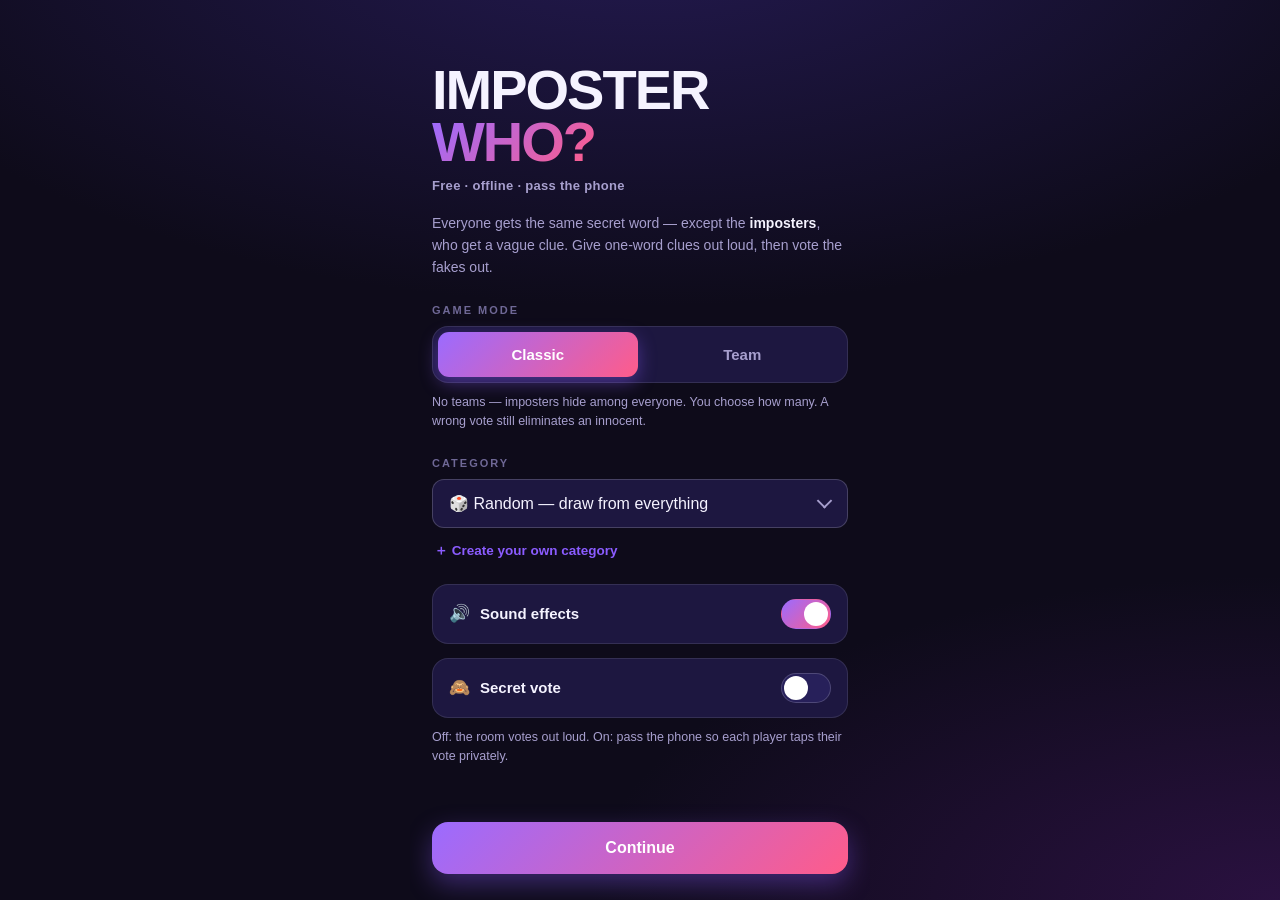
<file: index.html>
<!DOCTYPE html>
<html lang="en">
<head>
<meta charset="UTF-8">
<meta name="viewport" content="width=device-width, initial-scale=1, viewport-fit=cover, maximum-scale=1, user-scalable=no">
<meta name="theme-color" content="#0e0b1a">
<meta name="description" content="Free, offline party game. Everyone gets the same secret word — except the imposters. Pass the phone, give clues, vote them out.">
<meta name="apple-mobile-web-app-capable" content="yes">
<meta name="apple-mobile-web-app-status-bar-style" content="black-translucent">
<meta name="apple-mobile-web-app-title" content="Imposter">
<link rel="apple-touch-icon" href="icons/icon-192.png">
<link rel="icon" type="image/svg+xml" href="icons/icon.svg">
<link rel="manifest" href="manifest.json">
<title>Imposter Who?</title>
<link rel="stylesheet" href="css/styles.css">
</head>
<body>
<div class="app" id="app">

  <!-- Top bar: quit button only appears mid-game -->
  <header class="topbar" id="topbar">
    <button class="iconbtn quitbtn" id="quitBtn" type="button" aria-label="Quit to home" hidden>✕</button>
    <div class="topbar-meta" id="topbarMeta" aria-live="polite"></div>
  </header>

  <main class="stage" id="stage">

    <!-- 1. HOME -->
    <section class="screen is-active" id="s-home" aria-label="Home">
      <div class="screen-scroll">
        <div class="brand">
          <h1 class="logo">IMPOSTER<span class="logo-mark">WHO?</span></h1>
          <p class="tagline">Free · offline · pass the phone</p>
        </div>

        <p class="pitch">Everyone gets the same secret word — except the <b>imposters</b>, who get a vague clue. Give one-word clues out loud, then vote the fakes out.</p>

        <div class="label" id="modeLabel">Game mode</div>
        <div class="seg" id="modeSeg" role="tablist" aria-labelledby="modeLabel">
          <button type="button" role="tab" data-mode="classic" class="is-on" aria-selected="true">Classic</button>
          <button type="button" role="tab" data-mode="team" aria-selected="false">Team</button>
        </div>
        <p class="hint" id="modeHint"></p>

        <div class="label">Category</div>
        <div class="select-wrap">
          <select class="field select" id="categorySel" aria-label="Category">
            <option value="random">🎲 Random — draw from everything</option>
          </select>
        </div>
        <button class="linkbtn" id="newCatBtn" type="button">＋ Create your own category</button>

        <button class="switchbar" id="soundBar" type="button" role="switch" aria-checked="true">
          <span class="switchbar-label"><span class="switchbar-icon" id="soundIcon">🔊</span> Sound effects</span>
          <span class="toggle is-on" id="soundToggle" aria-hidden="true"></span>
        </button>

        <button class="switchbar" id="secretBar" type="button" role="switch" aria-checked="false">
          <span class="switchbar-label"><span class="switchbar-icon">🙈</span> Secret vote</span>
          <span class="toggle" id="secretToggle" aria-hidden="true"></span>
        </button>
        <p class="hint" id="secretHint">Off: the room votes out loud. On: pass the phone so each player taps their vote privately.</p>

        <div class="spacer"></div>
        <button class="btn btn-primary" id="homeContinue" type="button">Continue</button>
      </div>
    </section>

    <!-- 2. SETUP -->
    <section class="screen" id="s-setup" aria-label="Setup">
      <div class="screen-scroll">
        <button class="backlink" id="setupBack" type="button">← Back</button>
        <h2 class="screen-title">Who's playing?</h2>

        <form class="addrow" id="addForm" autocomplete="off">
          <input class="field" id="nameInput" placeholder="Add a player" maxlength="20"
                 inputmode="text" enterkeyhint="done" aria-label="Player name">
          <button class="btn btn-add" id="addBtn" type="submit" aria-label="Add player">+</button>
        </form>
        <p class="namecount" id="nameCount" aria-live="polite"></p>
        <div class="namegrid" id="nameList"></div>
        <p class="empty" id="nameEmpty">No players yet — add a few names to begin.</p>

        <button class="switchbar switchbar-sm" id="rememberBar" type="button" role="switch" aria-checked="false">
          <span class="switchbar-label">Remember these names</span>
          <span class="toggle" id="rememberToggle" aria-hidden="true"></span>
        </button>

        <!-- Classic config -->
        <div id="classicSetup" hidden>
          <div class="label">Number of imposters</div>
          <div class="stepper" id="impStepper">
            <button type="button" class="stepbtn" data-step="-1" aria-label="Fewer imposters">−</button>
            <div class="stepper-val"><span id="impCount">1</span></div>
            <button type="button" class="stepbtn" data-step="1" aria-label="More imposters">+</button>
          </div>
          <p class="hint" id="impHelp"></p>
        </div>

        <!-- Team config -->
        <div id="teamSetup" hidden>
          <div class="label">Number of teams</div>
          <div class="stepper" id="teamStepper">
            <button type="button" class="stepbtn" data-step="-1" aria-label="Fewer teams">−</button>
            <div class="stepper-val"><span id="teamCount">3</span></div>
            <button type="button" class="stepbtn" data-step="1" aria-label="More teams">+</button>
          </div>
          <p class="hint" id="teamHelp"></p>
        </div>

        <div class="warn" id="setupWarn" hidden></div>

        <div class="spacer"></div>
        <button class="btn btn-primary" id="startBtn" type="button">Start game</button>
      </div>
    </section>

    <!-- 3. CARD DEAL (pass the phone, hold to reveal) -->
    <section class="screen" id="s-deal" aria-label="Card deal">
      <div class="screen-scroll">
        <p class="passto">Pass the phone to <b id="dealName">—</b></p>
        <div class="dealcard" id="dealCard" role="button" tabindex="0"
             aria-label="Press and hold to reveal your word">
          <div class="dealcard-front" id="dealFront">
            <div class="deal-who" id="dealWho">—</div>
            <div class="deal-press">👆 press &amp; hold to reveal</div>
          </div>
          <div class="dealcard-back" id="dealBack" hidden>
            <div class="reveal-team" id="revealTeam"></div>
            <div class="reveal-role" id="revealRole"></div>
            <div class="reveal-word" id="revealWord"></div>
            <div class="deal-press">release to hide</div>
          </div>
        </div>
        <p class="roundinfo" id="dealRound"></p>
        <div class="spacer"></div>
        <button class="btn btn-primary" id="dealNext" type="button">Next player →</button>
      </div>
    </section>

    <!-- 4. VOTE -->
    <section class="screen" id="s-vote" aria-label="Vote">
      <div class="screen-scroll">
        <div class="label" id="voteRound">Round 1</div>
        <h2 class="screen-title">Vote someone out</h2>
        <p class="hint">Give one-word clues out loud, debate, then tap whoever the room agrees on. Ties → rock-paper-scissors in real life.</p>
        <div class="votelist" id="voteList"></div>
      </div>
    </section>

    <!-- 4b. SECRET VOTE (pass-the-phone private ballot) -->
    <section class="screen" id="s-secretvote" aria-label="Secret vote">
      <div class="screen-scroll">
        <div class="label" id="secretRound">Round 1</div>
        <p class="passto">Pass the phone to <b id="ballotName">—</b></p>
        <p class="ballot-progress" id="ballotProgress"></p>
        <h2 class="screen-title">Tap your vote</h2>
        <p class="hint">Keep it secret — tap who you want out, then pass the phone on. No one sees your choice.</p>
        <div class="votelist" id="ballotList"></div>
      </div>
    </section>

    <!-- 4c. WHO STARTS (after everyone has seen the word) -->
    <section class="screen" id="s-starter" aria-label="Who starts">
      <div class="screen-scroll screen-center">
        <div class="starter-stage">
          <div class="label" id="starterRound">Round 1</div>
          <div class="starter-kicker">Everyone's seen their word</div>
          <div class="starter-lead">First to give a clue</div>
          <div class="starter-name" id="starterName">—</div>
          <p class="hint starter-hint">Say one clue word out loud, then carry on around the room. When you've all had a turn, move to the vote.</p>
          <button class="btn btn-primary starter-go" id="starterGo" type="button">Start the round</button>
        </div>
      </div>
    </section>

    <!-- 5. REVEAL (drumroll → verdict) -->
    <section class="screen" id="s-reveal" aria-label="Reveal">
      <div class="screen-scroll screen-center">
        <div class="reveal-stage">
          <div class="drum" id="drumPhase">Drumroll<span class="dots"><span>.</span><span>.</span><span>.</span></span></div>
          <div id="verdictPhase" hidden>
            <div class="verdict" id="verdictText"></div>
            <button class="btn btn-primary verdict-btn" id="verdictBtn" type="button">Continue</button>
          </div>
        </div>
      </div>
    </section>

    <!-- 6. WINNER (result + full reveal + play again) -->
    <section class="screen" id="s-winner" aria-label="Winner">
      <div class="screen-scroll">
        <div class="winner-head">
          <div class="trophy">🏆</div>
          <div class="winteam" id="winTeam">—</div>
          <div class="winsub" id="winSub"></div>
        </div>
        <div class="label">The full reveal</div>
        <div id="revealAll"></div>
        <div class="spacer"></div>
        <button class="btn btn-primary" id="againSame" type="button">Play again — same names</button>
        <button class="btn btn-ghost" id="againNew" type="button">Enter new names</button>
      </div>
    </section>

  </main>

  <!-- Vote confirm modal -->
  <div class="modal" id="voteModal" role="dialog" aria-modal="true" aria-labelledby="voteModalTitle" hidden>
    <div class="sheet">
      <h3 id="voteModalTitle">Vote out?</h3>
      <p>Make sure the room agrees — this can't be undone.</p>
      <button class="btn btn-danger" id="voteConfirm" type="button">Yes, vote out</button>
      <button class="btn btn-ghost" id="voteCancel" type="button">Cancel</button>
    </div>
  </div>

  <!-- Tie-break modal (secret vote) -->
  <div class="modal" id="tieModal" role="dialog" aria-modal="true" aria-labelledby="tieModalTitle" hidden>
    <div class="sheet">
      <h3 id="tieModalTitle">It's a tie!</h3>
      <p id="tieText">Settle it with rock-paper-scissors in real life, then tap the agreed name.</p>
      <div class="votelist" id="tieList"></div>
      <button class="btn btn-ghost" id="tieCancel" type="button">Re-vote instead</button>
    </div>
  </div>

  <!-- Create custom category modal -->
  <div class="modal" id="customModal" role="dialog" aria-modal="true" aria-labelledby="customModalTitle" hidden>
    <div class="sheet sheet-lg sheet-left">
      <h3 id="customModalTitle">Create a category</h3>
      <p>One word per line. Clues are optional — type <b>word: clue1, clue2</b> to set your own, or just a word and we'll make a vague clue for you.</p>
      <input class="field" id="customName" placeholder="Category name" maxlength="28" aria-label="Category name">
      <textarea class="field customwords" id="customWords" rows="7" aria-label="Words"
        placeholder="apple&#10;banana: yellow, fruit&#10;mango&#10;grape"></textarea>
      <div class="warn" id="customWarn" hidden></div>
      <button class="btn btn-primary" id="customSave" type="button">Save category</button>
      <button class="btn btn-ghost" id="customCancel" type="button">Cancel</button>
      <div id="customManage"></div>
    </div>
  </div>

  <!-- Quit confirm modal -->
  <div class="modal" id="quitModal" role="dialog" aria-modal="true" aria-labelledby="quitModalTitle" hidden>
    <div class="sheet">
      <h3 id="quitModalTitle">Quit to home?</h3>
      <p>This game will end and can't be recovered.</p>
      <button class="btn btn-danger" id="quitConfirm" type="button">Yes, quit</button>
      <button class="btn btn-ghost" id="quitCancel" type="button">Keep playing</button>
    </div>
  </div>

</div>

<script src="js/data.js"></script>
<script src="js/sound.js"></script>
<script src="js/app.js"></script>
<script src="js/game.js"></script>
<script>
  if ('serviceWorker' in navigator) {
    window.addEventListener('load', () => {
      navigator.serviceWorker.register('sw.js').catch(() => {});
    });
  }
</script>
</body>
</html>
</file>
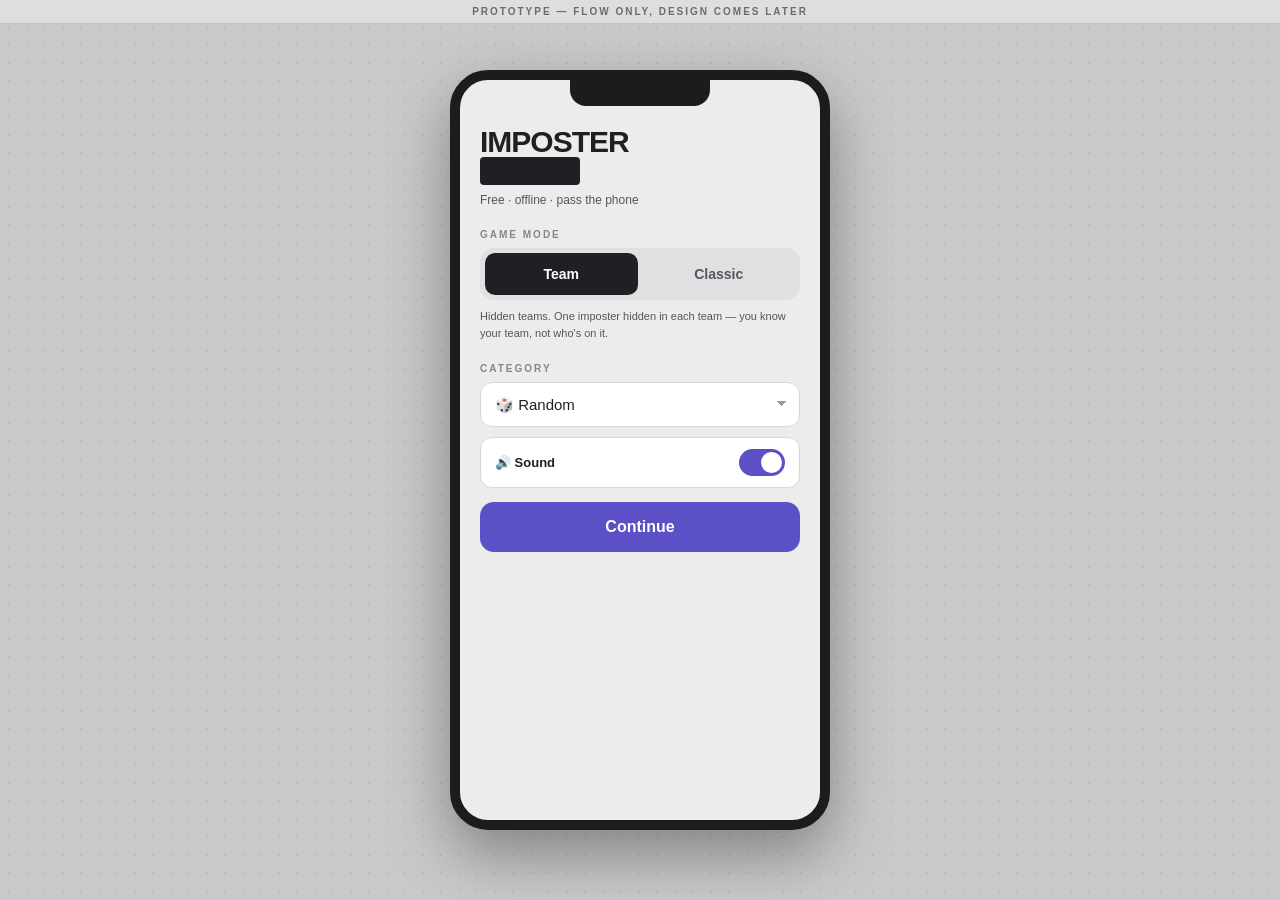
<file: Imposter_Mockup.html>
<!DOCTYPE html>
<html lang="en">
<head>
<meta charset="UTF-8">
<meta name="viewport" content="width=device-width, initial-scale=1, maximum-scale=1, user-scalable=no">
<title>Imposter — Flow Prototype</title>
<style>
  :root{
    --ink:#202024; --ink2:#55555c; --line:#d7d7dc; --bg:#ececed;
    --card:#ffffff; --accent:#5b50c6; --accent-soft:#ece9fb;
    --ok:#1f7a4d; --bad:#b23b3b; --warn:#9a6b00;
  }
  *{margin:0;padding:0;box-sizing:border-box;-webkit-tap-highlight-color:transparent}
  body{
    font-family:-apple-system,"Segoe UI",Roboto,Helvetica,Arial,sans-serif;
    background:#c9c9cc; color:var(--ink); min-height:100vh;
    display:flex; align-items:center; justify-content:center; padding:18px;
    background-image:radial-gradient(#bcbcbf 1px,transparent 1px); background-size:18px 18px;
  }
  .protobar{
    position:fixed; top:0; left:0; right:0; text-align:center; font-size:10px;
    letter-spacing:2px; text-transform:uppercase; color:#6a6a70; padding:6px;
    background:#dededf; border-bottom:1px solid #c4c4c8; z-index:50; font-weight:700;
  }
  .phone{
    width:380px; max-width:100%; height:760px; background:var(--bg);
    border:10px solid #1c1c1f; border-radius:38px; overflow:hidden; position:relative;
    box-shadow:0 24px 60px rgba(0,0,0,.35); display:flex; flex-direction:column;
  }
  .notch{height:26px;background:#1c1c1f;border-radius:0 0 16px 16px;width:140px;margin:0 auto;flex:none}
  .screen{flex:1;overflow-y:auto;padding:22px 20px 26px;display:none}
  .screen.active{display:block;animation:fade .25s ease}
  @keyframes fade{from{opacity:0;transform:translateY(6px)}to{opacity:1;transform:none}}
  h1.logo{font-size:30px;font-weight:900;letter-spacing:-1px;line-height:.95}
  h1.logo span{display:block;background:var(--ink);color:var(--ink);border-radius:4px;width:max-content;padding:0 6px}
  .tagline{color:var(--ink2);font-size:12px;margin-top:8px}
  .label{font-size:10px;letter-spacing:2px;text-transform:uppercase;color:#86868c;font-weight:800;margin:22px 0 8px}
  .seg{display:flex;background:#e0e0e2;border-radius:14px;padding:5px;gap:5px}
  .seg button{flex:1;border:0;background:transparent;padding:13px;border-radius:10px;font-weight:700;font-size:14px;color:var(--ink2)}
  .seg button.on{background:var(--ink);color:#fff}
  .hint{font-size:11px;color:var(--ink2);line-height:1.5;margin-top:8px}
  .field{width:100%;border:1px solid var(--line);background:#fff;border-radius:12px;padding:13px 14px;font-size:15px;color:var(--ink)}
  select.field{appearance:none;background-image:linear-gradient(45deg,transparent 50%,#999 50%),linear-gradient(135deg,#999 50%,transparent 50%);background-position:calc(100% - 18px) 18px,calc(100% - 13px) 18px;background-size:5px 5px;background-repeat:no-repeat}
  .btn{display:block;width:100%;border:0;border-radius:14px;padding:16px;font-size:16px;font-weight:800;background:var(--accent);color:#fff;margin-top:14px}
  .btn:active{transform:scale(.99)}
  .btn.ghost{background:#e0e0e2;color:var(--ink)}
  .btn.dark{background:var(--ink)}
  .btn[disabled]{opacity:.4}
  .row{display:flex;gap:8px;align-items:center;margin-top:8px}
  .namechip{flex:1;display:flex;align-items:center;justify-content:space-between;background:#fff;border:1px solid var(--line);border-radius:10px;padding:11px 12px;font-weight:600;font-size:14px}
  .namechip button{border:0;background:transparent;color:var(--bad);font-size:18px;font-weight:700;padding:0 4px}
  .grid{display:flex;flex-wrap:wrap;gap:7px;margin-top:6px}
  .grid .namechip{flex:0 0 calc(50% - 4px)}
  .mutebar{display:flex;align-items:center;justify-content:space-between;border:1px solid var(--line);background:#fff;border-radius:12px;padding:11px 14px;margin-top:10px;font-size:13px;font-weight:600}
  .toggle{width:46px;height:27px;border-radius:20px;background:#cfcfd4;position:relative;transition:.2s;flex:none}
  .toggle.on{background:var(--accent)}
  .toggle::after{content:"";position:absolute;width:21px;height:21px;border-radius:50%;background:#fff;top:3px;left:3px;transition:.2s}
  .toggle.on::after{left:22px}
  .warn{background:#fff7e6;border:1px solid #f0dca8;color:var(--warn);font-size:12px;border-radius:10px;padding:10px 12px;margin-top:10px;font-weight:600;display:none}
  /* deal */
  .passto{text-align:center;color:var(--ink2);font-size:13px;margin-top:6px}
  .passto b{color:var(--ink);font-size:17px;display:block;margin-top:4px}
  .roundinfo{text-align:center;font-size:11px;color:#86868c;letter-spacing:1px;text-transform:uppercase;font-weight:700;margin-top:14px}
  .dealcard{margin-top:18px;height:300px;border-radius:22px;background:var(--ink);color:#fff;display:flex;flex-direction:column;align-items:center;justify-content:center;text-align:center;user-select:none;position:relative;padding:20px}
  .dealcard .who{font-size:30px;font-weight:900}
  .dealcard .press{font-size:12px;color:#b9b9c4;margin-top:14px;letter-spacing:.5px}
  .dealcard.revealed{background:var(--accent)}
  .reveal-team{font-size:12px;letter-spacing:2px;text-transform:uppercase;opacity:.85;font-weight:700}
  .reveal-role{font-size:13px;margin-top:14px;opacity:.85}
  .reveal-word{font-size:34px;font-weight:900;margin-top:4px}
  .hidden{display:none}
  /* vote */
  .votelist{display:flex;flex-direction:column;gap:8px;margin-top:6px}
  .voteitem{display:flex;align-items:center;justify-content:space-between;border:1px solid var(--line);background:#fff;border-radius:12px;padding:14px;font-weight:700;font-size:15px}
  .voteitem:active{background:var(--accent-soft);border-color:var(--accent)}
  .voteitem.dead{opacity:.4;text-decoration:line-through}
  /* modal */
  .modal{position:absolute;inset:0;background:rgba(20,20,24,.55);display:none;align-items:center;justify-content:center;padding:26px;z-index:30}
  .modal.show{display:flex}
  .sheet{background:#fff;border-radius:18px;padding:22px;width:100%;text-align:center}
  .sheet h3{font-size:18px;margin-bottom:6px}
  .sheet p{font-size:13px;color:var(--ink2);margin-bottom:16px}
  /* drumroll / verdict */
  .center{height:100%;display:flex;flex-direction:column;align-items:center;justify-content:center;text-align:center}
  .drum{font-size:15px;letter-spacing:3px;text-transform:uppercase;color:var(--ink2);font-weight:800}
  .dots span{display:inline-block;animation:b 1s infinite}
  .dots span:nth-child(2){animation-delay:.2s}.dots span:nth-child(3){animation-delay:.4s}
  @keyframes b{0%,100%{opacity:.2}50%{opacity:1}}
  .verdict{font-size:24px;font-weight:900;line-height:1.2;padding:0 10px}
  .verdict.bad{color:var(--bad)}.verdict.ok{color:var(--ok)}
  .verdict-sub{font-size:13px;color:var(--ink2);margin-top:10px}
  /* winner */
  .trophy{font-size:46px}
  .winteam{font-size:30px;font-weight:900;margin:6px 0 2px}
  .teamblock{border:1px solid var(--line);background:#fff;border-radius:12px;padding:12px 14px;margin-top:10px;text-align:left}
  .teamblock h4{font-size:12px;letter-spacing:1px;text-transform:uppercase;color:#86868c;margin-bottom:6px}
  .teamblock .m{font-size:14px;padding:3px 0;display:flex;justify-content:space-between}
  .imp{color:var(--bad);font-weight:800;font-size:11px}
  /* quit */
  .quitbtn{position:absolute;top:36px;left:16px;z-index:25;width:34px;height:34px;border-radius:50%;border:1px solid var(--line);background:#fff;color:var(--ink2);font-size:18px;font-weight:700;display:none;align-items:center;justify-content:center;line-height:1}
  .quitbtn.show{display:flex}
</style>
</head>
<body>
<div class="protobar">Prototype — flow only, design comes later</div>
<div class="phone">
  <div class="notch"></div>
  <button class="quitbtn" id="quitBtn" onclick="askQuit()" title="Quit to home">×</button>

  <!-- 1. HOME -->
  <div class="screen active" id="s-home">
    <h1 class="logo">IMPOSTER<span>WHO?</span></h1>
    <p class="tagline">Free · offline · pass the phone</p>

    <div class="label">Game mode</div>
    <div class="seg" id="modeSeg">
      <button data-mode="team" class="on">Team</button>
      <button data-mode="classic">Classic</button>
    </div>
    <p class="hint" id="modeHint">Hidden teams. One imposter hidden in each team — you know your team, not who's on it.</p>

    <div class="label">Category</div>
    <select class="field" id="categorySel">
      <option value="random">🎲 Random</option>
    </select>

    <div class="mutebar">
      <span>🔊 Sound</span>
      <div class="toggle on" id="muteToggle"></div>
    </div>

    <button class="btn" onclick="goSetup()">Continue</button>
  </div>

  <!-- 2. SETUP -->
  <div class="screen" id="s-setup">
    <div class="label">Players</div>
    <div class="row">
      <input class="field" id="nameInput" placeholder="Add a name" onkeydown="if(event.key==='Enter')addName()">
      <button class="btn" style="width:auto;margin:0;padding:14px 18px" onclick="addName()">+</button>
    </div>
    <div class="grid" id="nameList"></div>

    <div id="teamSetup">
      <div class="label">Number of teams</div>
      <input class="field" id="teamCount" type="number" min="2" value="3" inputmode="numeric" oninput="validateTeams()">
      <div class="warn" id="teamWarn"></div>
    </div>

    <div id="classicSetup">
      <div class="label">Number of imposters</div>
      <input class="field" id="impCount" type="number" min="1" value="1" inputmode="numeric" oninput="validateTeams()">
      <div class="warn" id="impWarn"></div>
    </div>

    <button class="btn" id="startBtn" onclick="startGame()">Start game</button>
    <button class="btn ghost" onclick="show('s-home')">Back</button>
  </div>

  <!-- 3. DEAL -->
  <div class="screen" id="s-deal">
    <p class="passto">Pass the phone to<b id="dealName">—</b></p>
    <div class="dealcard" id="dealCard">
      <div id="dealFront">
        <div class="who" id="dealWho">—</div>
        <div class="press">press &amp; hold to reveal</div>
      </div>
      <div id="dealBack" class="hidden">
        <div class="reveal-team" id="revealTeam"></div>
        <div class="reveal-role" id="revealRole"></div>
        <div class="reveal-word" id="revealWord"></div>
      </div>
    </div>
    <p class="roundinfo" id="dealRound"></p>
    <button class="btn" id="dealNext" onclick="dealNext()">Next player →</button>
  </div>

  <!-- 4. VOTE -->
  <div class="screen" id="s-vote">
    <div class="label" id="voteRound">Round 1</div>
    <p class="hint">Give clues out loud, debate, then tap whoever the room votes out. (Ties → rock-paper-scissors in real life.)</p>
    <div class="votelist" id="voteList"></div>
  </div>

  <!-- 5. REVEAL -->
  <div class="screen" id="s-reveal">
    <div class="center">
      <div id="drumPhase">
        <div class="drum">Drumroll<span class="dots"><span>.</span><span>.</span><span>.</span></span></div>
      </div>
      <div id="verdictPhase" class="hidden">
        <div class="verdict" id="verdictText"></div>
        <div class="verdict-sub" id="verdictSub"></div>
        <button class="btn" id="verdictBtn" style="margin-top:26px;width:200px" onclick="afterVerdict()">Continue</button>
      </div>
    </div>
  </div>

  <!-- 6. WINNER -->
  <div class="screen" id="s-winner">
    <div class="center" style="height:auto;margin-top:10px">
      <div class="trophy">🏆</div>
      <div class="winteam" id="winTeam">—</div>
      <div class="verdict-sub" id="winSub"></div>
    </div>
    <div class="label">The full reveal</div>
    <div id="revealAll"></div>
    <button class="btn" onclick="playAgainSame()">Play again — same names</button>
    <button class="btn ghost" onclick="playAgainNew()">New names</button>
  </div>

  <!-- confirm modal -->
  <div class="modal" id="confirmModal">
    <div class="sheet">
      <h3 id="confirmName">Vote out?</h3>
      <p>Make sure the room agrees — this can't be undone.</p>
      <button class="btn dark" onclick="confirmVote()">Yes, vote out</button>
      <button class="btn ghost" onclick="closeModal()">Cancel</button>
    </div>
  <!-- quit modal -->
  <div class="modal" id="quitModal">
    <div class="sheet">
      <h3>Quit to home?</h3>
      <p>This game will end and can't be recovered.</p>
      <button class="btn dark" onclick="doQuit()">Yes, quit</button>
      <button class="btn ghost" onclick="$('quitModal').classList.remove('show')">Keep playing</button>
    </div>
  </div>
</div>

<script>
/* ---------- tiny word bank (mockup-sized) ---------- */
const BANK = {
  "Everyday Objects":[
    {w:"Window",c:["view","glass","frame","light"]},
    {w:"Umbrella",c:["rain","cover","fold","shade"]},
    {w:"Mirror",c:["reflection","glass","face","shine"]},
    {w:"Ladder",c:["climb","steps","height","reach"]},
  ],
  "Food & Drinks":[
    {w:"Pizza",c:["slice","cheese","round","oven"]},
    {w:"Coffee",c:["morning","bitter","cup","awake"]},
    {w:"Banana",c:["yellow","peel","curve","soft"]},
    {w:"Ice cream",c:["cold","scoop","melt","sweet"]},
  ],
  "Animals":[
    {w:"Elephant",c:["trunk","grey","huge","memory"]},
    {w:"Penguin",c:["cold","waddle","suit","ice"]},
    {w:"Shark",c:["teeth","ocean","fin","fear"]},
    {w:"Owl",c:["night","wise","silent","eyes"]},
  ],
  "Places":[
    {w:"Beach",c:["sand","waves","sun","towel"]},
    {w:"Airport",c:["travel","wait","gate","luggage"]},
    {w:"Hospital",c:["white","quiet","care","beds"]},
    {w:"Library",c:["quiet","books","study","shh"]},
  ],
  "Singing Artists":[
    {w:"Beyoncé",c:["pop","stage","icon","powerful"]},
    {w:"Drake",c:["rap","Toronto","charts","mood"]},
    {w:"Rihanna",c:["pop","island","brand","voice"]},
    {w:"Burna Boy",c:["afrobeats","Nigeria","energy","grammy"]},
    {w:"Taylor Swift",c:["pop","stories","fans","eras"]},
    {w:"The Weeknd",c:["night","falsetto","moody","hits"]},
    {w:"Tyla",c:["amapiano","viral","dance","SouthAfrica"]},
    {w:"Ed Sheeran",c:["acoustic","ginger","loop","ballads"]},
  ],
  "Movies":[
    {w:"Titanic",c:["ship","romance","ocean","tragedy"]},
    {w:"Avatar",c:["blue","aliens","jungle","3D"]},
    {w:"Inception",c:["dreams","layers","mind","spinning"]},
    {w:"Avengers",c:["heroes","team","battle","marvel"]},
    {w:"Jurassic Park",c:["dinosaurs","island","science","chaos"]},
    {w:"Black Panther",c:["wakanda","king","vibranium","hero"]},
    {w:"Joker",c:["clown","dark","laugh","chaos"]},
    {w:"Spider-Man",c:["web","spider","hero","city"]},
  ],
  "Anime Shows":[
    {w:"Naruto",c:["ninja","village","orange","fox"]},
    {w:"One Piece",c:["pirate","ocean","hat","treasure"]},
    {w:"Attack on Titan",c:["titans","walls","war","freedom"]},
    {w:"Dragon Ball",c:["fighters","energy","saiyan","power"]},
    {w:"Demon Slayer",c:["demons","sword","breathing","night"]},
    {w:"Death Note",c:["notebook","detective","rules","fate"]},
    {w:"My Hero Academia",c:["heroes","quirks","school","power"]},
    {w:"Pokémon",c:["creatures","trainer","battles","catch"]},
  ],
  "Cartoons":[
    {w:"SpongeBob",c:["sea","sponge","yellow","fun"]},
    {w:"Tom and Jerry",c:["cat","mouse","chase","silent"]},
    {w:"The Simpsons",c:["yellow","family","town","satire"]},
    {w:"The Lion King",c:["savanna","cub","kingdom","circle"]},
    {w:"The Last Airbender",c:["elements","bending","balance","journey"]},
    {w:"Rick and Morty",c:["portal","science","space","grandpa"]},
    {w:"Ben 10",c:["watch","aliens","transform","hero"]},
    {w:"Powerpuff Girls",c:["sugar","spice","heroines","city"]},
  ],
};
const CATS = Object.keys(BANK);

/* ---------- state ---------- */
let S = {
  mode:"team", category:"random", muted:false,
  names:["Tediso","Andzi","Kamo","Andiswa","Kwezi","Mk","Lindani","Sipho","Nadia","Thabo","Zanele","Riaan"],
  teams:[], playerTeam:{}, imposters:new Set(), clue:{}, word:"",
  alive:new Set(), caught:new Set(), round:1, sinceWord:0, dealQ:[], dealAlive:[],
  pending:null
};

/* ---------- helpers ---------- */
const $=id=>document.getElementById(id);
function show(id){document.querySelectorAll(".screen").forEach(s=>s.classList.remove("active"));$(id).classList.add("active");$(id).scrollTop=0;
  const inGame=["s-deal","s-vote","s-reveal"].includes(id);
  $("quitBtn").classList.toggle("show",inGame);
}
function askQuit(){$("quitModal").classList.add("show");}
function doQuit(){$("quitModal").classList.remove("show");$("confirmModal").classList.remove("show");show("s-home");}
function shuffle(a){a=a.slice();for(let i=a.length-1;i>0;i--){const j=Math.floor(Math.random()*(i+1));[a[i],a[j]]=[a[j],a[i]];}return a;}

/* ---------- sound (Web Audio, synth) ---------- */
let AC;
function ac(){if(!AC)AC=new(window.AudioContext||window.webkitAudioContext)();return AC;}
function tone(f,t,dur,type="sine",vol=.2){if(S.muted)return;const c=ac();const o=c.createOscillator(),g=c.createGain();o.type=type;o.frequency.value=f;o.connect(g);g.connect(c.destination);g.gain.setValueAtTime(vol,c.currentTime+t);g.gain.exponentialRampToValueAtTime(.001,c.currentTime+t+dur);o.start(c.currentTime+t);o.stop(c.currentTime+t+dur);}
function sndDrum(){if(S.muted)return;for(let i=0;i<14;i++)tone(90,i*0.09,0.08,"square",.12);}
function sndCaught(){tone(330,0,.12,"sawtooth",.25);tone(247,.13,.4,"sawtooth",.25);}
function sndInnocent(){tone(300,0,.2,"sine",.2);tone(180,.18,.45,"sine",.2);}
function sndWin(){[523,659,784,1047].forEach((f,i)=>tone(f,i*.12,.3,"triangle",.22));}

/* ---------- home ---------- */
$("modeSeg").addEventListener("click",e=>{
  const b=e.target.closest("button");if(!b)return;
  S.mode=b.dataset.mode;
  document.querySelectorAll("#modeSeg button").forEach(x=>x.classList.toggle("on",x===b));
  $("modeHint").textContent = S.mode==="team"
    ? "Hidden teams. One imposter hidden in each team — you know your team, not who's on it."
    : "Classic. No teams — one imposter hides among everyone. A wrong vote still eliminates an innocent.";
});
$("muteToggle").addEventListener("click",()=>{S.muted=!S.muted;$("muteToggle").classList.toggle("on",!S.muted);});
(function fillCats(){CATS.forEach(c=>{const o=document.createElement("option");o.value=c;o.textContent=c;$("categorySel").appendChild(o);});})();

function goSetup(){S.category=$("categorySel").value;renderNames();$("teamSetup").style.display=S.mode==="team"?"block":"none";$("classicSetup").style.display=S.mode==="classic"?"block":"none";validateTeams();show("s-setup");}

/* ---------- setup ---------- */
function renderNames(){
  const l=$("nameList");l.innerHTML="";
  S.names.forEach((n,i)=>{
    const d=document.createElement("div");d.className="namechip";
    d.innerHTML=`<span>${n}</span><button onclick="delName(${i})">×</button>`;
    l.appendChild(d);
  });
}
function addName(){const v=$("nameInput").value.trim();if(!v)return;S.names.push(v);$("nameInput").value="";renderNames();validateTeams();}
function delName(i){S.names.splice(i,1);renderNames();validateTeams();}
function validateTeams(){
  const warn=$("teamWarn");const start=$("startBtn");
  if(S.mode==="classic"){
    warn.style.display="none";
    const iw=$("impWarn");const n=S.names.length;
    const maxImp=Math.max(1,Math.floor((n-1)/2)); // innocents always outnumber imposters
    let m="";
    if(n<3) m="Add at least 3 players.";
    else{
      const imp=parseInt($("impCount").value||"0");
      if(imp<1) m="At least 1 imposter.";
      else if(imp>maxImp) m=`Too many. With ${n} players, max ${maxImp} imposter${maxImp>1?'s':''}.`;
    }
    iw.style.display=m?"block":"none";iw.textContent=m;start.disabled=!!m;return;
  }
  $("impWarn") && ($("impWarn").style.display="none");
  const t=parseInt($("teamCount").value||"0");
  let msg="";
  if(S.names.length<6) msg="Add at least 6 players for team mode.";
  else if(t<2) msg="You need at least 2 teams.";
  else if(Math.floor(S.names.length/t)<3) msg=`${S.names.length} players into ${t} teams would put fewer than 3 in a team. Use fewer teams.`;
  warn.style.display=msg?"block":"none";warn.textContent=msg;start.disabled=!!msg;
}

/* ---------- start / assign ---------- */
function pickWord(){
  let cat=S.category==="random"?CATS[Math.floor(Math.random()*CATS.length)]:S.category;
  const e=BANK[cat][Math.floor(Math.random()*BANK[cat].length)];
  S.word=e.w;return shuffle(e.c);
}
function startGame(){
  const idx=S.names.map((_,i)=>i);
  S.alive=new Set(idx);S.caught=new Set();S.round=1;S.sinceWord=0;S.imposters=new Set();S.clue={};S.playerTeam={};
  if(S.mode==="team"){
    const t=parseInt($("teamCount").value);
    const sh=shuffle(idx);S.teams=Array.from({length:t},()=>[]);
    sh.forEach((p,k)=>{S.teams[k%t].push(p);S.playerTeam[p]=k%t;});
  }else{
    S.teams=[idx.slice()];idx.forEach(p=>S.playerTeam[p]=0);
  }
  const clues=pickWord();let ci=0;
  if(S.mode==="team"){
    S.teams.forEach(team=>{const imp=team[Math.floor(Math.random()*team.length)];S.imposters.add(imp);S.clue[imp]=clues[ci++%clues.length];});
  }else{
    const nImp=Math.max(1,parseInt($("impCount").value||"1"));
    const picks=shuffle(idx).slice(0,nImp);
    picks.forEach((imp,k)=>{S.imposters.add(imp);S.clue[imp]=clues[k%clues.length];});
  }
  beginDeal([...S.alive]);
}

/* ---------- deal ---------- */
function beginDeal(list){S.dealQ=list.slice();dealShow();show("s-deal");}
function dealShow(){
  if(S.dealQ.length===0){show("s-vote");renderVote();return;}
  const p=S.dealQ[0];
  $("dealName").textContent=S.names[p];
  $("dealWho").textContent=S.names[p];
  $("dealFront").classList.remove("hidden");$("dealBack").classList.add("hidden");
  $("dealCard").classList.remove("revealed");
  $("dealRound").textContent=`Round ${S.round} · ${S.sinceWord} round(s) since the word changed`;
  $("dealNext").textContent = S.dealQ.length===1 ? "Everyone's seen — start round" : "Next player →";
}
function dealReveal(on){
  const p=S.dealQ[0];if(p===undefined)return;
  if(on){
    const isImp=S.imposters.has(p);
    $("revealTeam").textContent = S.mode==="team" ? `Team ${S.playerTeam[p]+1}` : "";
    $("revealRole").textContent = isImp ? "Your clue word" : "The secret word";
    $("revealWord").textContent = isImp ? S.clue[p] : S.word;
    $("dealFront").classList.add("hidden");$("dealBack").classList.remove("hidden");
    $("dealCard").classList.add("revealed");
  }else{
    $("dealFront").classList.remove("hidden");$("dealBack").classList.add("hidden");
    $("dealCard").classList.remove("revealed");
  }
}
(function bindHold(){
  const c=$("dealCard");
  const dn=e=>{e.preventDefault();dealReveal(true);};
  const up=()=>dealReveal(false);
  c.addEventListener("touchstart",dn,{passive:false});
  c.addEventListener("touchend",up);c.addEventListener("touchcancel",up);
  c.addEventListener("mousedown",dn);c.addEventListener("mouseup",up);c.addEventListener("mouseleave",up);
})();
function dealNext(){S.dealQ.shift();dealShow();}

/* ---------- vote ---------- */
function renderVote(){
  $("voteRound").textContent=`Round ${S.round}`;
  const l=$("voteList");l.innerHTML="";
  S.names.forEach((n,i)=>{
    if(!S.alive.has(i))return;
    const d=document.createElement("div");d.className="voteitem";
    const teamLbl=S.mode==="team"?`<span style="font-size:11px;color:#aaa">Team ?</span>`:"";
    d.innerHTML=`<span>${n}</span>${teamLbl}`;
    d.onclick=()=>askVote(i);
    l.appendChild(d);
  });
  show("s-vote");
}
function askVote(i){S.pending=i;$("confirmName").textContent=`Vote out ${S.names[i]}?`;$("confirmModal").classList.add("show");}
function closeModal(){$("confirmModal").classList.remove("show");S.pending=null;}
function confirmVote(){$("confirmModal").classList.remove("show");runReveal(S.pending);}

/* ---------- reveal ---------- */
function runReveal(p){
  show("s-reveal");
  $("drumPhase").classList.remove("hidden");$("verdictPhase").classList.add("hidden");
  sndDrum();
  setTimeout(()=>{
    const isImp=S.imposters.has(p);const team=S.playerTeam[p];
    $("drumPhase").classList.add("hidden");$("verdictPhase").classList.remove("hidden");
    const vt=$("verdictText"),vs=$("verdictSub");
    if(isImp){
      vt.className="verdict ok";
      vt.textContent = S.mode==="team" ? `Team ${team+1} lost their imposter` : "Imposter caught!";
      vs.textContent=""; sndCaught();
      S.caught.add(team);             // team can't win; teammates stay
      S.alive.delete(p);              // the imposter leaves
    }else{
      vt.className="verdict bad";
      vt.textContent = S.mode==="team" ? `Team ${team+1} lost an innocent` : "Innocent — wrong vote";
      vs.textContent=""; sndInnocent();
      S.alive.delete(p);              // wrong vote eliminates innocent
    }
    S.lastWasImp=isImp;
  },1600);
}
function afterVerdict(){
  // win checks
  if(S.mode==="team"){
    const aliveTeams=S.teams.map((_,t)=>t).filter(t=>!S.caught.has(t));
    if(aliveTeams.length===1){return declareWinner(aliveTeams[0]);}
  }else{
    const aliveImps=[...S.alive].filter(p=>S.imposters.has(p));
    const aliveInno=[...S.alive].filter(p=>!S.imposters.has(p));
    if(aliveImps.length===0){return declareWinner(0,true);}            // all imposters caught → players win
    if(aliveImps.length>=aliveInno.length){return declareWinner(0,false);} // imposters reach parity → imposters win
  }
  // next round / word swap
  S.round++; S.sinceWord++;
  if(S.sinceWord>=2){
    S.sinceWord=0;
    const clues=pickWord();let ci=0;
    [...S.imposters].forEach(imp=>{if(S.alive.has(imp))S.clue[imp]=clues[ci++%clues.length];});
    beginDeal([...S.alive]); // new word -> re-deal to survivors
  }else{
    renderVote();
  }
}

/* ---------- winner ---------- */
function declareWinner(teamIdx,playersWin){
  show("s-winner");sndWin();
  if(S.mode==="team"){
    $("winTeam").textContent=`Team ${teamIdx+1} wins`;
    $("winSub").textContent="Their imposter was never caught.";
  }else{
    $("winTeam").textContent=playersWin?"Players win":"Imposter wins";
    $("winSub").textContent=playersWin?"The imposter was caught.":"The imposter survived to the end.";
  }
  const box=$("revealAll");box.innerHTML="";
  S.teams.forEach((team,t)=>{
    const b=document.createElement("div");b.className="teamblock";
    const head=S.mode==="team"?`Team ${t+1}`:"Everyone";
    let rows=team.map(p=>`<div class="m"><span>${S.names[p]}</span>${S.imposters.has(p)?'<span class="imp">IMPOSTER</span>':'<span style="color:#bbb;font-size:11px">innocent</span>'}</div>`).join("");
    b.innerHTML=`<h4>${head}</h4>${rows}`;box.appendChild(b);
  });
}
function playAgainSame(){show("s-setup");renderNames();validateTeams();}
function playAgainNew(){S.names=[];renderNames();validateTeams();show("s-setup");}

/* init */
renderNames();
</script>
</body>
</html>
</file>
<file: css/styles.css>
/* ============================================================
   Imposter Who? — visual design system
   Dark, vibrant, party-game energy. Mobile-first, portrait.
   ============================================================ */

:root {
  /* surfaces */
  --bg:        #0e0b1a;
  --bg-2:      #15102a;
  --surface:   #1d1740;
  --surface-2: #27205a;
  --line:      rgba(255, 255, 255, 0.10);
  --line-2:    rgba(255, 255, 255, 0.18);

  /* text */
  --text:  #f5f3ff;
  --muted: #a79fce;
  --faint: #6f6896;

  /* brand */
  --accent:      #8b5cff;
  --accent-2:    #ff5c8a;
  --accent-soft: rgba(139, 92, 255, 0.16);
  --grad: linear-gradient(135deg, #9b6bff 0%, #ff5c8a 100%);

  /* status */
  --ok:   #38d9a9;
  --bad:  #ff5c5c;
  --warn: #ffce5c;

  /* shape & motion */
  --r-sm: 12px;
  --r:    16px;
  --r-lg: 22px;
  --tap: 52px;
  --ease: cubic-bezier(0.22, 1, 0.36, 1);
  --shadow: 0 18px 40px rgba(0, 0, 0, 0.45);

  --safe-top: env(safe-area-inset-top, 0px);
  --safe-bot: env(safe-area-inset-bottom, 0px);
}

* { margin: 0; padding: 0; box-sizing: border-box; -webkit-tap-highlight-color: transparent; }

/* the hidden attribute must always win over display rules below */
[hidden] { display: none !important; }

html, body { height: 100%; }

body {
  font-family: -apple-system, "Segoe UI", Roboto, Helvetica, Arial, sans-serif;
  background: var(--bg);
  background-image:
    radial-gradient(120% 80% at 50% -10%, #241a52 0%, transparent 55%),
    radial-gradient(90% 60% at 100% 100%, #2a1140 0%, transparent 60%);
  background-attachment: fixed;
  color: var(--text);
  -webkit-font-smoothing: antialiased;
  text-rendering: optimizeLegibility;
  overscroll-behavior: none;
}

/* ---------- app frame ---------- */
.app {
  width: 100%;
  max-width: 460px;
  margin: 0 auto;
  min-height: 100dvh;
  display: flex;
  flex-direction: column;
  position: relative;
}

.topbar {
  height: calc(48px + var(--safe-top));
  padding: var(--safe-top) 16px 0;
  display: flex;
  align-items: center;
  gap: 12px;
  flex: none;
}
.topbar-meta {
  font-size: 11px;
  letter-spacing: 1.5px;
  text-transform: uppercase;
  font-weight: 700;
  color: var(--faint);
}

.stage { flex: 1; position: relative; display: flex; }

/* ---------- screens ---------- */
.screen {
  position: absolute;
  inset: 0;
  display: none;
  overflow: hidden;
}
.screen.is-active { display: block; animation: screen-in 0.32s var(--ease); }
.screen-scroll {
  height: 100%;
  overflow-y: auto;
  -webkit-overflow-scrolling: touch;
  padding: 4px 22px calc(26px + var(--safe-bot));
  display: flex;
  flex-direction: column;
  min-height: 100%;
}
.spacer { flex: 1 1 auto; min-height: 18px; }

@keyframes screen-in {
  from { opacity: 0; transform: translateY(10px); }
  to   { opacity: 1; transform: none; }
}

/* ---------- brand / home ---------- */
.brand { margin-top: 14px; }
.logo {
  font-size: clamp(40px, 13vw, 56px);
  font-weight: 900;
  letter-spacing: -2px;
  line-height: 0.86;
  text-transform: uppercase;
}
.logo-mark {
  display: inline-block;
  margin-top: 4px;
  background: var(--grad);
  -webkit-background-clip: text;
  background-clip: text;
  color: transparent;
}
.tagline {
  margin-top: 12px;
  color: var(--muted);
  font-size: 13px;
  font-weight: 600;
  letter-spacing: 0.3px;
}
.pitch {
  margin-top: 20px;
  font-size: 14px;
  line-height: 1.55;
  color: var(--muted);
}
.pitch b { color: var(--text); }

/* ---------- labels & hints ---------- */
.label {
  font-size: 11px;
  letter-spacing: 2px;
  text-transform: uppercase;
  color: var(--faint);
  font-weight: 800;
  margin: 26px 0 10px;
}
.hint {
  font-size: 12.5px;
  line-height: 1.5;
  color: var(--muted);
  margin-top: 10px;
}

/* ---------- segmented control ---------- */
.seg {
  display: flex;
  background: var(--surface);
  border: 1px solid var(--line);
  border-radius: var(--r);
  padding: 5px;
  gap: 5px;
}
.seg button {
  flex: 1;
  border: 0;
  background: transparent;
  color: var(--muted);
  padding: 14px;
  border-radius: 11px;
  font-weight: 800;
  font-size: 15px;
  font-family: inherit;
  cursor: pointer;
  transition: color 0.2s, background 0.2s, box-shadow 0.2s;
}
.seg button.is-on {
  background: var(--grad);
  color: #fff;
  box-shadow: 0 6px 18px rgba(139, 92, 255, 0.4);
}

/* ---------- form fields ---------- */
.field {
  width: 100%;
  border: 1px solid var(--line-2);
  background: var(--surface);
  border-radius: var(--r-sm);
  padding: 15px 16px;
  font-size: 16px; /* >=16 avoids iOS zoom */
  font-family: inherit;
  color: var(--text);
  transition: border-color 0.2s, box-shadow 0.2s;
}
.field::placeholder { color: var(--faint); }
.field:focus-visible,
.field:focus {
  outline: none;
  border-color: var(--accent);
  box-shadow: 0 0 0 3px var(--accent-soft);
}

.select-wrap { position: relative; }
.select { appearance: none; padding-right: 44px; cursor: pointer; }
.select-wrap::after {
  content: "";
  position: absolute;
  right: 18px;
  top: 50%;
  width: 9px; height: 9px;
  border-right: 2px solid var(--muted);
  border-bottom: 2px solid var(--muted);
  transform: translateY(-70%) rotate(45deg);
  pointer-events: none;
}
.select option { color: #111; }

/* ---------- buttons ---------- */
.btn {
  display: block;
  width: 100%;
  min-height: var(--tap);
  border: 0;
  border-radius: var(--r);
  padding: 16px;
  font-size: 16px;
  font-weight: 800;
  font-family: inherit;
  color: #fff;
  cursor: pointer;
  transition: transform 0.12s var(--ease), filter 0.2s, opacity 0.2s;
}
.btn + .btn { margin-top: 10px; }
.btn:active { transform: scale(0.985); }
.btn-primary { background: var(--grad); box-shadow: 0 10px 26px rgba(139, 92, 255, 0.36); }
.btn-ghost { background: var(--surface-2); color: var(--text); }
.btn-danger { background: var(--bad); }
.btn:disabled { opacity: 0.4; box-shadow: none; cursor: not-allowed; }

.btn-add {
  width: var(--tap);
  min-width: var(--tap);
  flex: none;
  margin: 0;
  font-size: 24px;
  font-weight: 700;
  background: var(--grad);
  border-radius: var(--r-sm);
}

.backlink {
  align-self: flex-start;
  background: transparent;
  border: 0;
  color: var(--muted);
  font-size: 14px;
  font-weight: 700;
  font-family: inherit;
  padding: 10px 0;
  margin-top: 6px;
  cursor: pointer;
}
.screen-title {
  font-size: 26px;
  font-weight: 900;
  letter-spacing: -0.5px;
  margin: 4px 0 18px;
}

.iconbtn {
  width: 38px; height: 38px;
  border-radius: 50%;
  border: 1px solid var(--line-2);
  background: var(--surface);
  color: var(--text);
  font-size: 16px;
  font-weight: 700;
  cursor: pointer;
  display: flex;
  align-items: center;
  justify-content: center;
  line-height: 1;
}

/* ---------- switch bar (sound / remember) ---------- */
.switchbar {
  width: 100%;
  display: flex;
  align-items: center;
  justify-content: space-between;
  gap: 12px;
  background: var(--surface);
  border: 1px solid var(--line);
  border-radius: var(--r);
  padding: 14px 16px;
  margin-top: 14px;
  font-size: 15px;
  font-weight: 700;
  color: var(--text);
  font-family: inherit;
  cursor: pointer;
}
.switchbar-sm { padding: 12px 16px; font-size: 14px; font-weight: 600; }
.switchbar-label { display: flex; align-items: center; gap: 10px; }
.switchbar-icon { font-size: 17px; }

.toggle {
  width: 50px; height: 30px;
  border-radius: 20px;
  background: var(--surface-2);
  border: 1px solid var(--line-2);
  position: relative;
  flex: none;
  transition: background 0.2s var(--ease);
}
.toggle::after {
  content: "";
  position: absolute;
  width: 24px; height: 24px;
  border-radius: 50%;
  background: #fff;
  top: 2px; left: 2px;
  transition: left 0.2s var(--ease);
}
.toggle.is-on { background: var(--grad); border-color: transparent; }
.toggle.is-on::after { left: 22px; }

/* ---------- name chips ---------- */
.namecount {
  font-size: 12px;
  color: var(--faint);
  font-weight: 700;
  margin-top: 12px;
  min-height: 14px;
}
.namegrid {
  display: flex;
  flex-wrap: wrap;
  gap: 8px;
  margin-top: 4px;
}
.namechip {
  display: flex;
  align-items: center;
  gap: 6px;
  background: var(--surface);
  border: 1px solid var(--line-2);
  border-radius: 999px;
  padding: 9px 8px 9px 15px;
  font-weight: 700;
  font-size: 14px;
  animation: chip-in 0.2s var(--ease);
}
.namechip span { max-width: 150px; overflow: hidden; text-overflow: ellipsis; white-space: nowrap; }
.namechip button {
  width: 24px; height: 24px;
  border: 0;
  border-radius: 50%;
  background: var(--surface-2);
  color: var(--muted);
  font-size: 15px;
  line-height: 1;
  cursor: pointer;
  flex: none;
  display: flex;
  align-items: center;
  justify-content: center;
}
.namechip button:active { background: var(--bad); color: #fff; }
@keyframes chip-in { from { opacity: 0; transform: scale(0.85); } to { opacity: 1; transform: none; } }

.empty {
  font-size: 13px;
  color: var(--faint);
  text-align: center;
  padding: 18px 0;
  font-style: italic;
}

/* ---------- stepper ---------- */
.stepper {
  display: flex;
  align-items: center;
  gap: 14px;
  background: var(--surface);
  border: 1px solid var(--line);
  border-radius: var(--r);
  padding: 8px;
  width: max-content;
}
.stepbtn {
  width: 46px; height: 46px;
  border: 0;
  border-radius: 11px;
  background: var(--surface-2);
  color: var(--text);
  font-size: 24px;
  font-weight: 700;
  cursor: pointer;
  font-family: inherit;
}
.stepbtn:active { background: var(--accent-soft); }
.stepbtn:disabled { opacity: 0.3; cursor: not-allowed; }
.stepper-val {
  min-width: 48px;
  text-align: center;
  font-size: 26px;
  font-weight: 900;
}

/* ---------- warning ---------- */
.warn {
  background: rgba(255, 206, 92, 0.12);
  border: 1px solid rgba(255, 206, 92, 0.4);
  color: var(--warn);
  font-size: 13px;
  font-weight: 600;
  line-height: 1.45;
  border-radius: var(--r-sm);
  padding: 12px 14px;
  margin-top: 16px;
}

/* ============================================================
   CARD DEAL
   ============================================================ */
.passto {
  text-align: center;
  color: var(--muted);
  font-size: 14px;
  margin-top: 12px;
}
.passto b {
  display: block;
  margin-top: 6px;
  color: var(--text);
  font-size: 22px;
  font-weight: 900;
  letter-spacing: -0.3px;
}
.dealcard {
  margin-top: 20px;
  min-height: 320px;
  flex: 0 0 auto;
  border-radius: var(--r-lg);
  background: var(--surface);
  border: 1px solid var(--line-2);
  display: flex;
  flex-direction: column;
  align-items: center;
  justify-content: center;
  text-align: center;
  padding: 26px;
  user-select: none;
  -webkit-user-select: none;
  cursor: pointer;
  position: relative;
  overflow: hidden;
  transition: transform 0.12s var(--ease), background 0.18s, border-color 0.18s;
}
.dealcard::before {
  content: "";
  position: absolute;
  inset: 0;
  background: var(--grad);
  opacity: 0;
  transition: opacity 0.18s;
}
.dealcard > * { position: relative; z-index: 1; }
.dealcard:active { transform: scale(0.99); }
.dealcard.is-revealed { border-color: transparent; }
.dealcard.is-revealed::before { opacity: 1; }
/* imposter reveal: stark red-on-black */
.dealcard.is-imposter { border-color: #ff3b3b; }
.dealcard.is-imposter::before { background: #000000; }
.dealcard.is-imposter .reveal-role.is-imp { color: #ff3b3b; }
.dealcard.is-imposter .reveal-team { color: #ff8a8a; }
.dealcard.is-imposter .deal-press { color: rgba(255, 255, 255, 0.6); }
.deal-who { font-size: 32px; font-weight: 900; letter-spacing: -0.5px; }
.deal-press {
  font-size: 12px;
  color: var(--muted);
  margin-top: 16px;
  letter-spacing: 0.5px;
}
.dealcard.is-revealed .deal-press { color: rgba(255, 255, 255, 0.85); }
.reveal-team {
  font-size: 12px;
  letter-spacing: 2px;
  text-transform: uppercase;
  font-weight: 800;
  color: rgba(255, 255, 255, 0.9);
}
.reveal-role {
  font-size: 13px;
  margin-top: 16px;
  color: rgba(255, 255, 255, 0.85);
  letter-spacing: 0.5px;
}
.reveal-word {
  font-size: 38px;
  font-weight: 900;
  letter-spacing: -0.5px;
  margin-top: 4px;
  color: #fff;
  word-break: break-word;
}
.roundinfo {
  text-align: center;
  font-size: 11px;
  letter-spacing: 1.2px;
  text-transform: uppercase;
  font-weight: 700;
  color: var(--faint);
  margin-top: 16px;
}

/* ============================================================
   VOTE
   ============================================================ */
.votelist {
  display: flex;
  flex-direction: column;
  gap: 10px;
  margin-top: 8px;
}
.voteitem {
  display: flex;
  align-items: center;
  justify-content: space-between;
  gap: 10px;
  width: 100%;
  min-height: var(--tap);
  border: 1px solid var(--line-2);
  background: var(--surface);
  border-radius: var(--r);
  padding: 15px 18px;
  font-weight: 800;
  font-size: 16px;
  color: var(--text);
  font-family: inherit;
  text-align: left;
  cursor: pointer;
  transition: background 0.15s, border-color 0.15s, transform 0.1s;
}
.voteitem:active { background: var(--accent-soft); border-color: var(--accent); transform: scale(0.99); }
.voteitem span:first-child { overflow: hidden; text-overflow: ellipsis; white-space: nowrap; }
.vote-team { font-size: 11px; color: var(--faint); font-weight: 700; flex: none; }

/* ============================================================
   REVEAL (drumroll → verdict)
   ============================================================ */
.screen-center { justify-content: center; align-items: center; text-align: center; }
.reveal-stage { width: 100%; }
.drum {
  font-size: 16px;
  letter-spacing: 4px;
  text-transform: uppercase;
  color: var(--muted);
  font-weight: 800;
}
.dots span { display: inline-block; animation: blink 1s infinite; }
.dots span:nth-child(2) { animation-delay: 0.2s; }
.dots span:nth-child(3) { animation-delay: 0.4s; }
@keyframes blink { 0%, 100% { opacity: 0.2; } 50% { opacity: 1; } }
.verdict {
  font-size: 30px;
  font-weight: 900;
  line-height: 1.15;
  letter-spacing: -0.5px;
  padding: 0 8px;
  animation: pop 0.4s var(--ease);
}
.verdict.is-ok { color: var(--ok); }
.verdict.is-bad { color: var(--bad); }
@keyframes pop { from { opacity: 0; transform: scale(0.8); } to { opacity: 1; transform: none; } }
.verdict-btn { width: 200px; margin: 30px auto 0; }

/* ============================================================
   WINNER
   ============================================================ */
.winner-head { text-align: center; margin-top: 18px; }
.trophy { font-size: 56px; animation: pop 0.5s var(--ease); }
.winteam {
  font-size: 32px;
  font-weight: 900;
  letter-spacing: -0.5px;
  margin: 8px 0 4px;
  background: var(--grad);
  -webkit-background-clip: text;
  background-clip: text;
  color: transparent;
}
.winsub { font-size: 14px; color: var(--muted); }
.teamblock {
  border: 1px solid var(--line);
  background: var(--surface);
  border-radius: var(--r);
  padding: 14px 16px;
  margin-top: 12px;
}
.teamblock h4 {
  font-size: 11px;
  letter-spacing: 1.5px;
  text-transform: uppercase;
  color: var(--faint);
  margin-bottom: 8px;
}
.teamblock .member {
  display: flex;
  justify-content: space-between;
  align-items: center;
  font-size: 15px;
  font-weight: 600;
  padding: 5px 0;
}
.teamblock .member + .member { border-top: 1px solid var(--line); }
.role-imp {
  color: var(--bad);
  font-weight: 800;
  font-size: 11px;
  letter-spacing: 1px;
  text-transform: uppercase;
}
.role-imp.is-caught { color: var(--faint); }
.role-inno { color: var(--faint); font-size: 12px; }

/* ---------- modal ---------- */
.modal {
  position: fixed;
  inset: 0;
  background: rgba(8, 6, 18, 0.7);
  backdrop-filter: blur(3px);
  display: flex;
  align-items: center;
  justify-content: center;
  padding: 26px;
  z-index: 100;
  animation: fade 0.18s ease;
}
@keyframes fade { from { opacity: 0; } to { opacity: 1; } }
.sheet {
  background: var(--surface);
  border: 1px solid var(--line-2);
  border-radius: var(--r-lg);
  padding: 24px;
  width: 100%;
  max-width: 360px;
  text-align: center;
  box-shadow: var(--shadow);
  animation: sheet-in 0.24s var(--ease);
}
@keyframes sheet-in { from { opacity: 0; transform: translateY(16px) scale(0.97); } to { opacity: 1; transform: none; } }
.sheet h3 { font-size: 20px; font-weight: 900; margin-bottom: 8px; }
.sheet p { font-size: 13.5px; color: var(--muted); line-height: 1.5; margin-bottom: 18px; }

/* ---------- link button (create category) ---------- */
.linkbtn {
  background: transparent;
  border: 0;
  color: var(--accent);
  font-size: 13.5px;
  font-weight: 700;
  font-family: inherit;
  padding: 10px 2px;
  margin-top: 4px;
  cursor: pointer;
  align-self: flex-start;
}
.linkbtn:active { opacity: 0.7; }

/* ---------- imposter card emphasis (feature 6) ---------- */
.reveal-role.is-imp {
  font-size: 21px;
  font-weight: 900;
  letter-spacing: -0.3px;
  color: #fff;
  margin-top: 8px;
}

/* ---------- who-starts screen ---------- */
.starter-stage { width: 100%; text-align: center; }
.starter-kicker {
  font-size: 12px;
  letter-spacing: 1.5px;
  text-transform: uppercase;
  font-weight: 700;
  color: var(--faint);
  margin-top: 14px;
}
.starter-lead {
  font-size: 14px;
  color: var(--muted);
  margin-top: 22px;
}
.starter-name {
  font-size: clamp(34px, 11vw, 46px);
  font-weight: 900;
  letter-spacing: -1px;
  margin: 6px 0;
  background: var(--grad);
  -webkit-background-clip: text;
  background-clip: text;
  color: transparent;
  word-break: break-word;
  animation: pop 0.4s var(--ease);
}
.starter-hint { max-width: 300px; margin: 12px auto 0; }
.starter-go { max-width: 260px; margin: 26px auto 0; }

/* ---------- secret vote ballot ---------- */
.ballot-progress {
  text-align: center;
  font-size: 12px;
  font-weight: 700;
  letter-spacing: 1px;
  text-transform: uppercase;
  color: var(--accent);
  margin-top: 2px;
}

/* ---------- larger / left-aligned sheet (custom category) ---------- */
.sheet-lg { max-width: 400px; }
.sheet-left { text-align: left; }
.sheet-left h3 { text-align: left; }
.customwords {
  resize: vertical;
  min-height: 130px;
  line-height: 1.5;
  margin: 10px 0;
  font-family: inherit;
}
#customName { margin-bottom: 2px; }
#customManage { margin-top: 6px; }
.cuscat {
  display: flex;
  align-items: center;
  justify-content: space-between;
  gap: 10px;
  border-top: 1px solid var(--line);
  padding: 10px 2px;
  font-size: 14px;
  font-weight: 600;
}
.cuscat:first-child { margin-top: 12px; border-top: 1px solid var(--line-2); }
.cuscat .cuscat-del {
  border: 0;
  background: var(--surface-2);
  color: var(--bad);
  font-size: 12px;
  font-weight: 700;
  border-radius: 8px;
  padding: 7px 11px;
  cursor: pointer;
  flex: none;
}
.customwords::placeholder { color: var(--faint); }

/* ---------- focus visibility ---------- */
:focus-visible {
  outline: 3px solid var(--accent);
  outline-offset: 2px;
}
.seg button:focus-visible,
.btn:focus-visible { outline-offset: 3px; }

/* ---------- reduced motion ---------- */
@media (prefers-reduced-motion: reduce) {
  *, *::before, *::after {
    animation-duration: 0.001ms !important;
    animation-iteration-count: 1 !important;
    transition-duration: 0.001ms !important;
  }
}

/* ---------- small phones ---------- */
@media (max-height: 680px) {
  .logo { font-size: 38px; }
  .pitch { margin-top: 14px; }
  .label { margin-top: 18px; }
}
</file>
